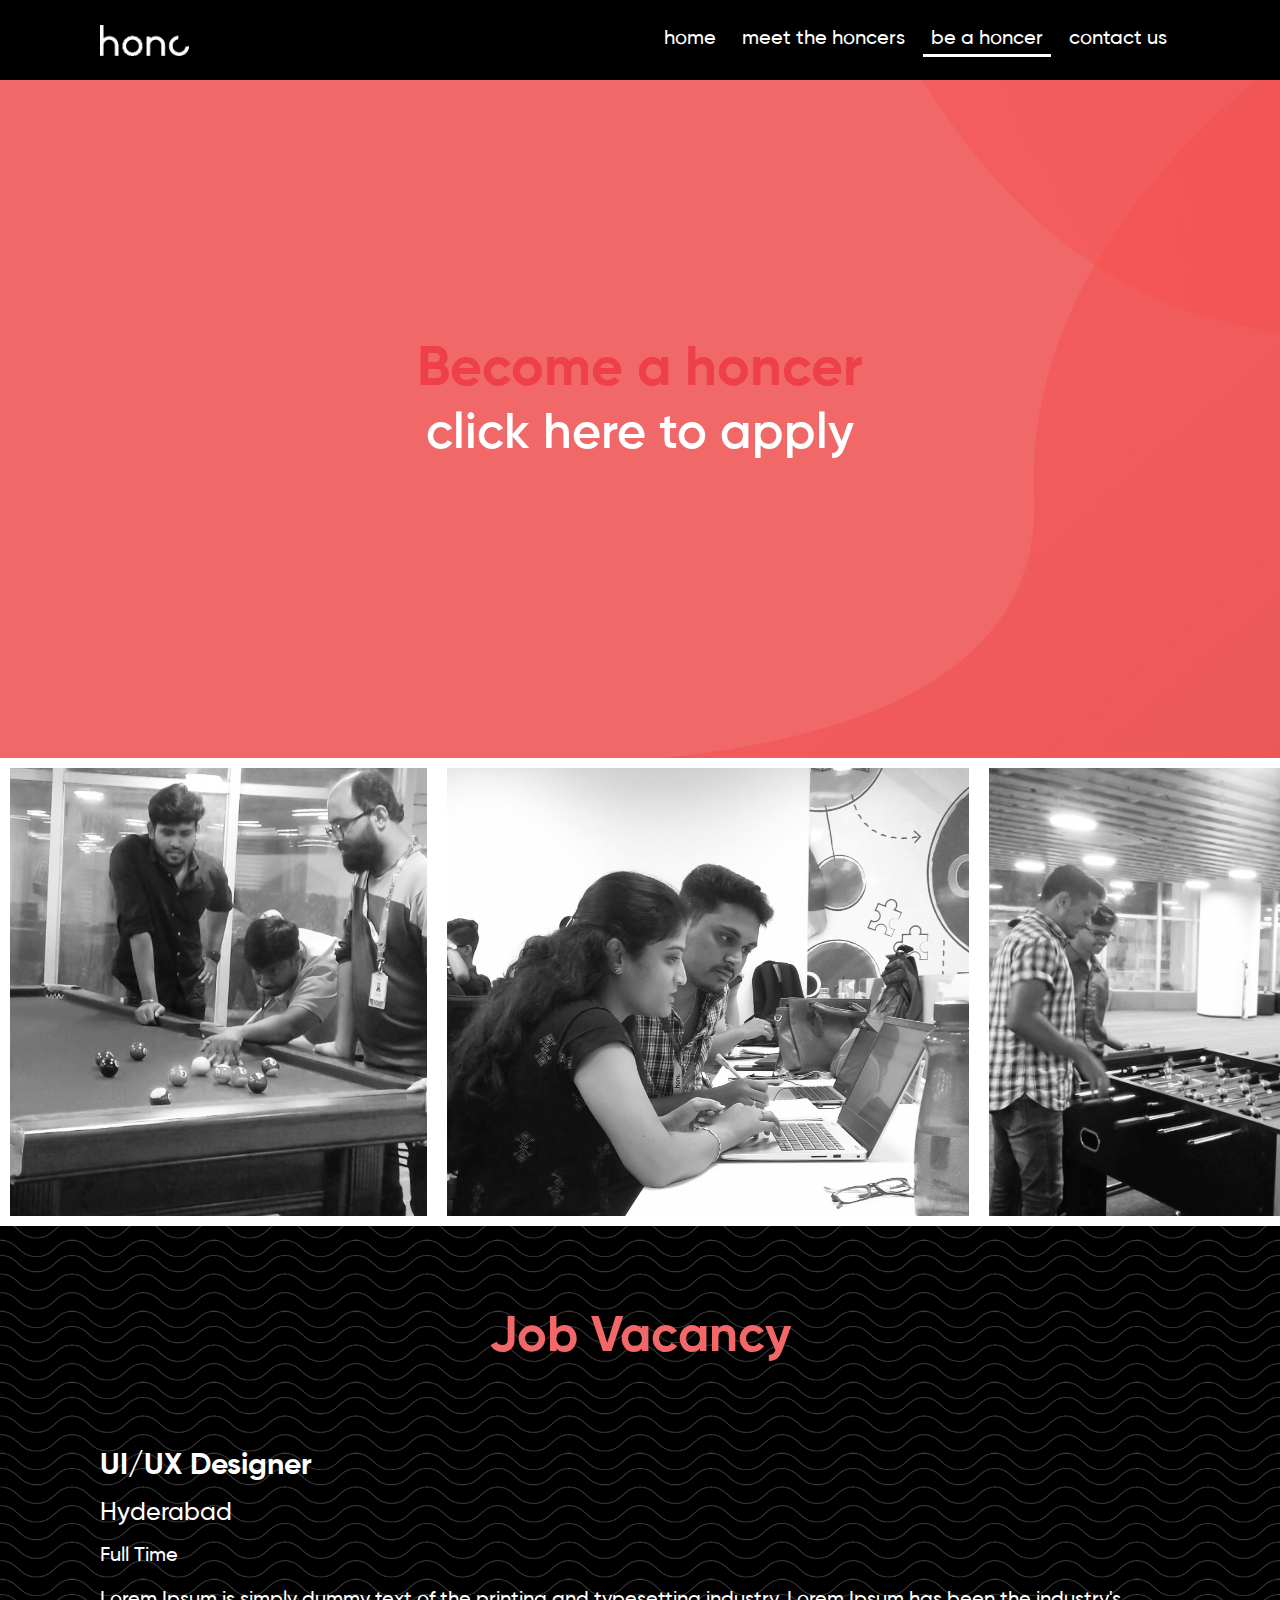
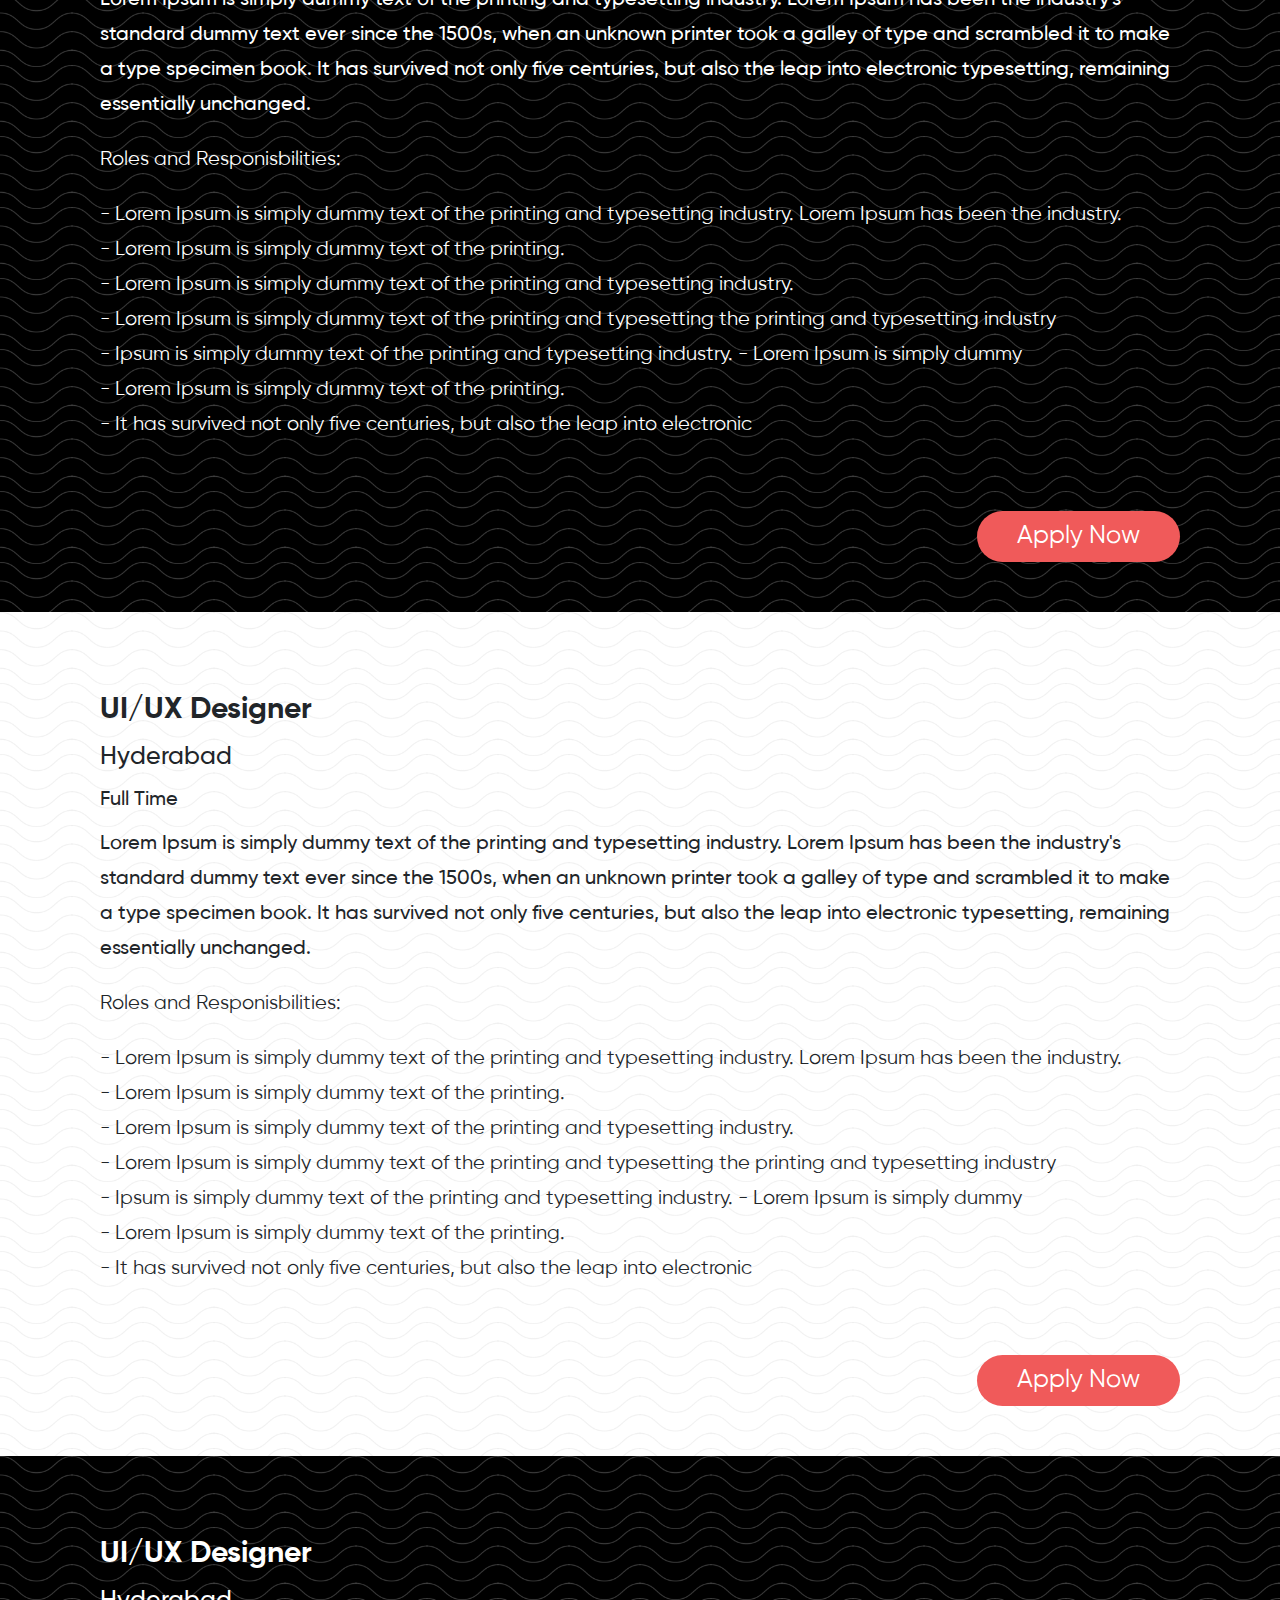
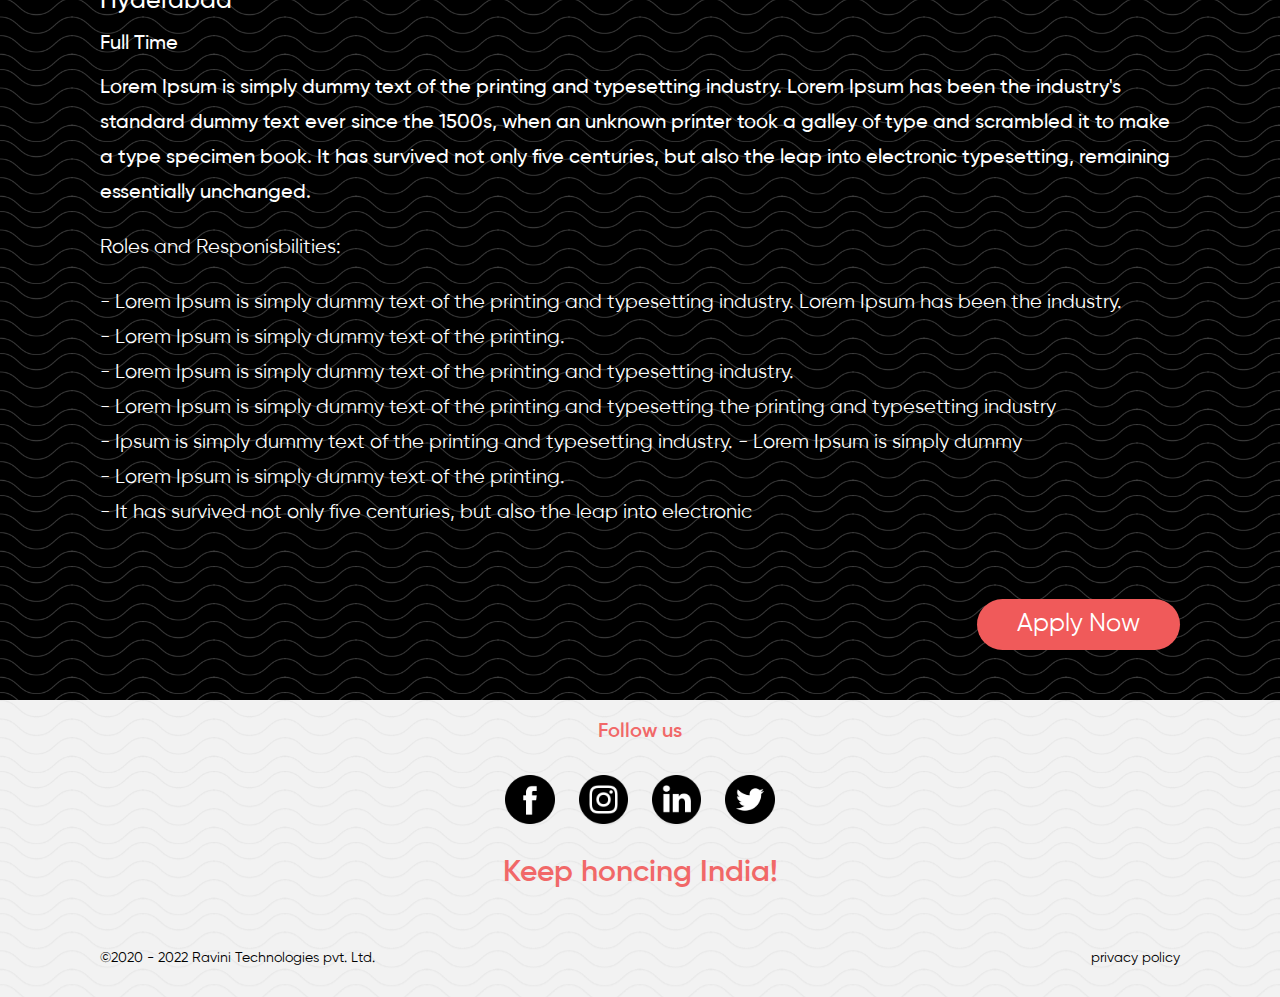
<file: beahoncer.html>
<!DOCTYPE html>
<html lang="en">

<head>
  <meta charset="UTF-8" />
  <meta http-equiv="X-UA-Compatible" content="IE=edge" />
  <meta name="viewport" content="width=device-width, initial-scale=1.0" />
  <title>honc - India’s reliable car owner community</title>
  <link rel="icon" href="./Images/SVG/Title logo.svg" type="image/x-icon" />
  <link rel="fonts" href="./font/" />
  <link rel="stylesheet" href="https://cdn.jsdelivr.net/npm/bootstrap@4.3.1/dist/css/bootstrap.min.css"
    integrity="sha384-ggOyR0iXCbMQv3Xipma34MD+dH/1fQ784/j6cY/iJTQUOhcWr7x9JvoRxT2MZw1T" crossorigin="anonymous" />
  <script src="https://ajax.googleapis.com/ajax/libs/jquery/2.1.1/jquery.min.js"></script>

  <link rel="stylesheet" href="./style.css" />
  <script src="./main.js"></script>
</head>

<body class="f-h">
  <!-- Navbar -->
  <nav class="navbar fixed-top navbar-expand-lg navbar-dark px-100">
    <a class="navbar-brand" href="#">
      <img src="./Images/SVG/honc_Logo.svg" alt="" />
    </a>
    <button class="navbar-toggler" type="button" data-toggle="collapse" data-target="#navbarSupportedContent"
      aria-controls="navbarSupportedContent" aria-expanded="false" aria-label="Toggle navigation">
      <span class="navbar-toggler-icon"></span>
    </button>

    <div class="collapse navbar-collapse" id="navbarSupportedContent">
      <div class="mr-auto"></div>
      <ul class="navbar-nav my-2 my-lg-0">
        <li class="nav-item Medium">
          <a class="nav-link" href="index.html">home</a>
        </li>
        <li class="nav-item Medium">
          <a class="nav-link" href="./meetthehoncers.html">meet the honcers</a>
        </li>
        <li class="nav-item Medium">
          <a class="nav-link active" href="beahoncer.html">be a honcer</a>
        </li>
        <li class="nav-item Medium">
          <a class="nav-link" href="contactus.html">contact us</a>
        </li>
      </ul>
    </div>
  </nav>
  <section class="banner" id="s1">
    <div class="apply">
      <h2 class="relax Bold">Become a honcer</h2>
      <h3 class="relax2 SemiBold">click here to apply</h3>
    </div>
  </section>
  <section class="be-a-honcer-section3 waves" id="s2">
    <div class="flex-width">
      <div>
        <img class="playing-img" src="./Images/p2.jpg" alt="">
      </div>
      <div>
        <img class="playing-img" src="./Images/p1.jpg" alt="">
      </div>
      <div>
        <img class="playing-img" src="./Images/p3.jpg" alt="">
      </div>
    </div>
    <div class="p-l-r-100">
      <h3 class="Vacancy line-h-62 Bold">Job Vacancy</h3>
      <h4 class="Bold m-t-80 clr-fff">UI/UX Designer</h4>
      <h5 class="Medium m-15 clr-fff">Hyderabad</h5>
      <h6 class="Medium m-15 clr-fff">Full Time</h6>
      <h6 class="Medium line-h-35 clr-fff">
        Lorem Ipsum is simply dummy text of the printing and typesetting
        industry. Lorem Ipsum has been the industry's standard dummy text ever
        since the 1500s, when an unknown printer took a galley of type and
        scrambled it to make a type specimen book. It has survived not only five
        centuries, but also the leap into electronic typesetting, remaining
        essentially unchanged.
      </h6>
      <h6 class="bold Roles-m clr-fff">Roles and Responisbilities:</h6>
      <h6 class="line-h-35 Regular clr-fff">
        - Lorem Ipsum is simply dummy text of the printing and typesetting
        industry. Lorem Ipsum has been the industry.<br />- Lorem Ipsum is
        simply dummy text of the printing.<br />- Lorem Ipsum is simply dummy
        text of the printing and typesetting industry.<br />- Lorem Ipsum is
        simply dummy text of the printing and typesetting the printing and
        typesetting industry<br />- Ipsum is simply dummy text of the printing
        and typesetting industry. - Lorem Ipsum is simply dummy<br />- Lorem
        Ipsum is simply dummy text of the printing.<br />- It has survived not
        only five centuries, but also the leap into electronic
      </h6>
      <a href="">
        <h5 class="t-cntr">
          <span class="button medium">Apply Now</span>
        </h5>
      </a>
    </div>
  </section>
  <section class="be-a-honcer-section2 waves" id="s3">
    <div class="p-l-r-100">
      </h3>
      <h4 class="Bold m-t-80">UI/UX Designer</h4>
      <h5 class="Medium m-15">Hyderabad</h5>
      <h6 class="Medium m-15">Full Time</h6>
      <h6 class="Medium line-h-35">
        Lorem Ipsum is simply dummy text of the printing and typesetting
        industry. Lorem Ipsum has been the industry's standard dummy text ever
        since the 1500s, when an unknown printer took a galley of type and
        scrambled it to make a type specimen book. It has survived not only five
        centuries, but also the leap into electronic typesetting, remaining
        essentially unchanged.
      </h6>
      <h6 class="bold Roles-m">Roles and Responisbilities:</h6>
      <h6 class="line-h-35 Regular">
        - Lorem Ipsum is simply dummy text of the printing and typesetting
        industry. Lorem Ipsum has been the industry.<br />- Lorem Ipsum is
        simply dummy text of the printing.<br />- Lorem Ipsum is simply dummy
        text of the printing and typesetting industry.<br />- Lorem Ipsum is
        simply dummy text of the printing and typesetting the printing and
        typesetting industry<br />- Ipsum is simply dummy text of the printing
        and typesetting industry. - Lorem Ipsum is simply dummy<br />- Lorem
        Ipsum is simply dummy text of the printing.<br />- It has survived not
        only five centuries, but also the leap into electronic
      </h6>
      <a href="">
        <h5 class="t-cntr">
          <span class="button medium">Apply Now</span>
        </h5>
      </a>
    </div>
  </section>
  <section class="be-a-honcer-section3 waves" id="s4">
    <div class="p-l-r-100">
      </h3>
      <h4 class="Bold m-t-80 clr-fff">UI/UX Designer</h4>
      <h5 class="Medium m-15 clr-fff">Hyderabad</h5>
      <h6 class="Medium m-15 clr-fff">Full Time</h6>
      <h6 class="Medium line-h-35 clr-fff">
        Lorem Ipsum is simply dummy text of the printing and typesetting
        industry. Lorem Ipsum has been the industry's standard dummy text ever
        since the 1500s, when an unknown printer took a galley of type and
        scrambled it to make a type specimen book. It has survived not only five
        centuries, but also the leap into electronic typesetting, remaining
        essentially unchanged.
      </h6>
      <h6 class="bold Roles-m clr-fff">Roles and Responisbilities:</h6>
      <h6 class="line-h-35 Regular clr-fff">
        - Lorem Ipsum is simply dummy text of the printing and typesetting
        industry. Lorem Ipsum has been the industry.<br />- Lorem Ipsum is
        simply dummy text of the printing.<br />- Lorem Ipsum is simply dummy
        text of the printing and typesetting industry.<br />- Lorem Ipsum is
        simply dummy text of the printing and typesetting the printing and
        typesetting industry<br />- Ipsum is simply dummy text of the printing
        and typesetting industry. - Lorem Ipsum is simply dummy<br />- Lorem
        Ipsum is simply dummy text of the printing.<br />- It has survived not
        only five centuries, but also the leap into electronic
      </h6>
      <a href="">
        <h5 class="t-cntr">
          <span class="button medium">Apply Now</span>
        </h5>
      </a>
    </div>
  </section>
  <footer class="waves  footer-clr">
    <div class="footerflex2">
      <div>
        <h6 class="name SemiBold line-h-25">Follow us</h6>
      </div>
      <div class="logos">
        <a href="https://www.facebook.com/letshonc/">
          <img class="imgmargin" src="./Images/SVG/facebook.svg" alt="facebook" />
        </a>
        <a href="https://instagram.com/letshonc?igshid=YmMyMTA2M2Y=">
          <img class="imgmargin" src="./Images/SVG/instagram.svg" alt="instagram" />
        </a>
        <a href="https://www.linkedin.com/company/honc">
          <img class="imgmargin" src="./Images/SVG/linkedin.svg" alt="linkdin" />
        </a>
        <a href="https://instagram.com/letshonc?igshid=YmMyMTA2M2Y=">
          <img class="imgmargin" src="./Images/SVG/twitter.svg" alt="instagram" />
        </a>
      </div>
    </div>
    <h4 class="honcing SemiBold line-h-38">Keep honcing India!</h4>
    <div class="copy-flex p-l-r-100">
      <h6 class="copy">&copy;2020 - 2022 Ravini Technologies pvt. Ltd.</h6>
      <a href="">
        <h6 class="copy">privacy policy</h6>
      </a>
    </div>
    </div>
  </footer>

  <script></script>
  <!-- boostrap link added -->
  <script src="https://code.jquery.com/jquery-3.3.1.slim.min.js"
    integrity="sha384-q8i/X+965DzO0rT7abK41JStQIAqVgRVzpbzo5smXKp4YfRvH+8abtTE1Pi6jizo"
    crossorigin="anonymous"></script>
  <script src="https://cdn.jsdelivr.net/npm/popper.js@1.14.7/dist/umd/popper.min.js"
    integrity="sha384-UO2eT0CpHqdSJQ6hJty5KVphtPhzWj9WO1clHTMGa3JDZwrnQq4sF86dIHNDz0W1"
    crossorigin="anonymous"></script>
  <script src="https://cdn.jsdelivr.net/npm/bootstrap@4.3.1/dist/js/bootstrap.min.js"
    integrity="sha384-JjSmVgyd0p3pXB1rRibZUAYoIIy6OrQ6VrjIEaFf/nJGzIxFDsf4x0xIM+B07jRM"
    crossorigin="anonymous"></script>
</body>

</html>

<!-- 
<section class="application">
  <div class="mx-100">
  <div class="search-parent">
  <form>
    <input class="search" type="search" />
    <img class="search-icon" width="25px" src="./Images/SVG/search-img.svg" alt="">
  </form>
</div> -->
</file>
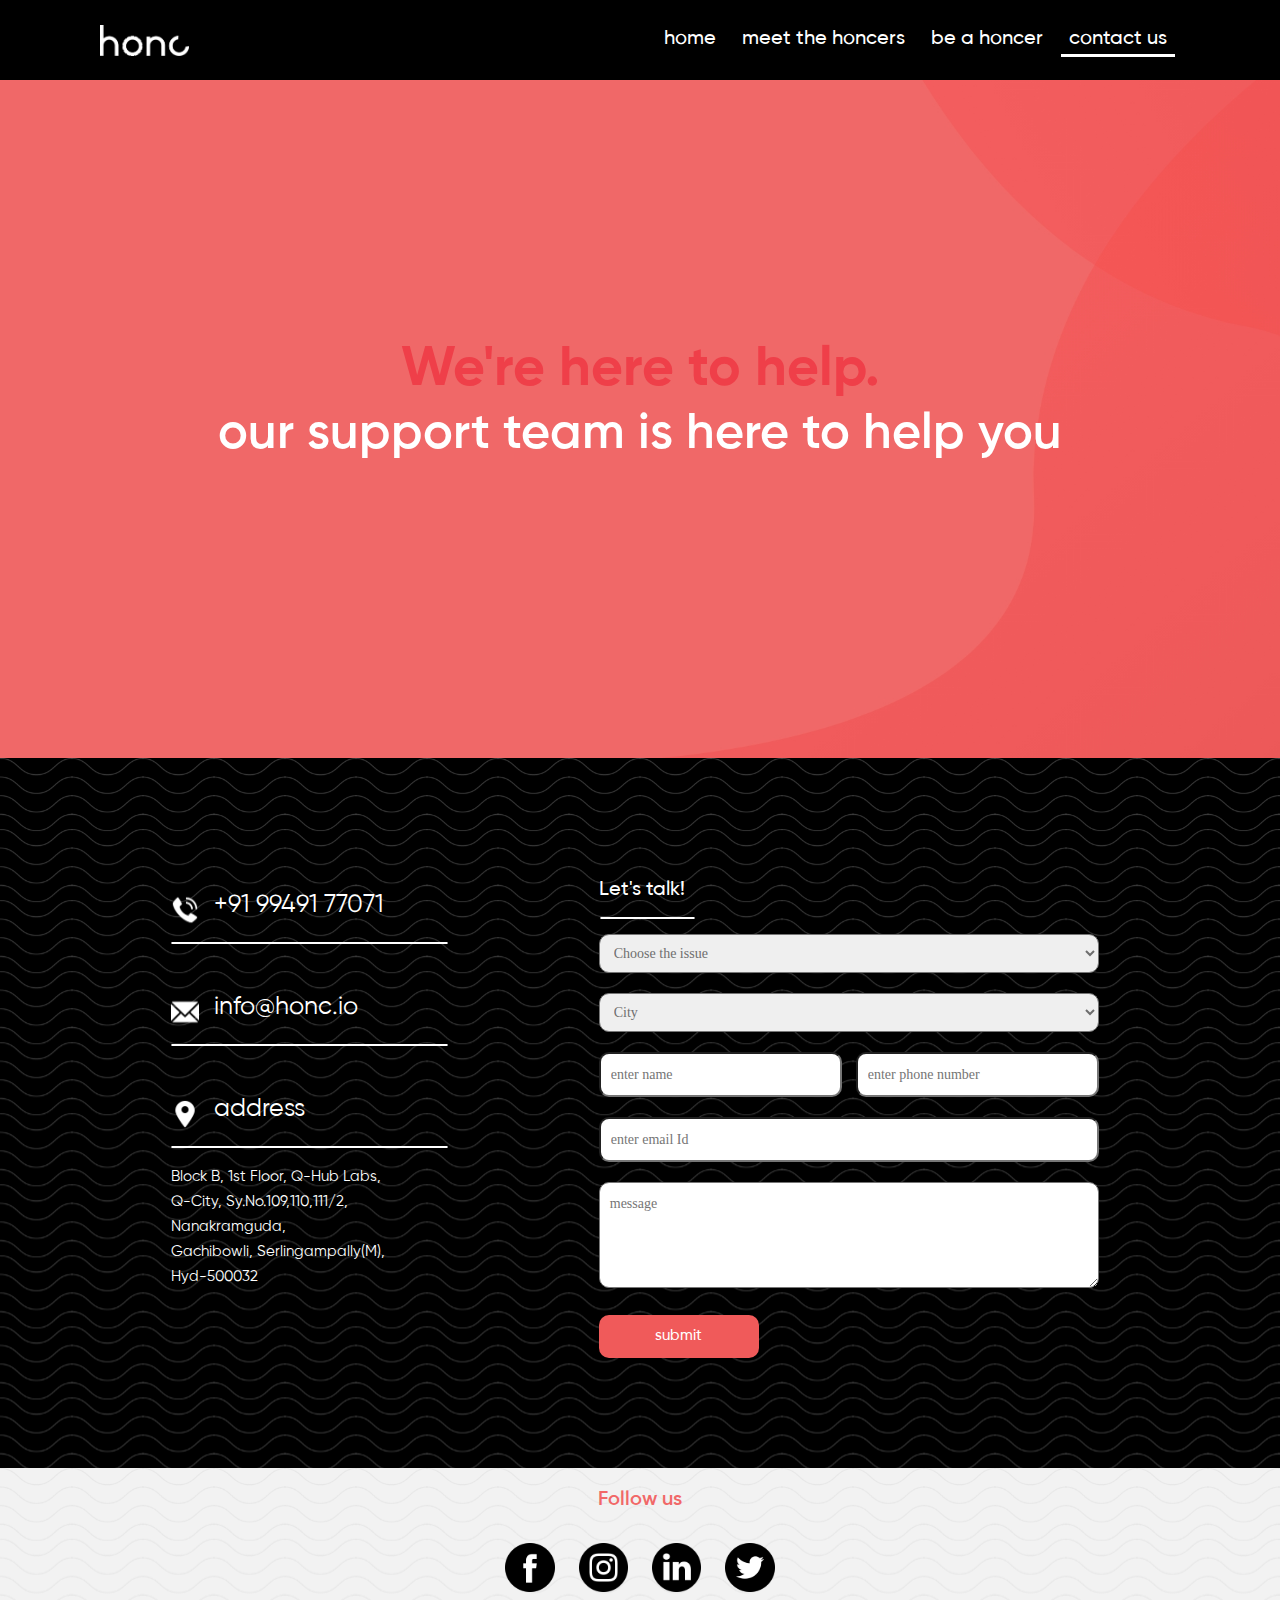
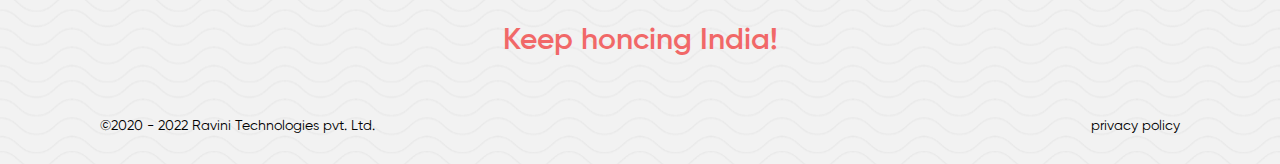
<file: contactus.html>
<!DOCTYPE html>
<html lang="en">

<head>
  <meta charset="UTF-8" />
  <meta http-equiv="X-UA-Compatible" content="IE=edge" />
  <meta name="viewport" content="width=device-width, initial-scale=1.0" />
  <title>honc - India’s reliable car owner community</title>
  <link rel="icon" href="./Images/SVG/Title logo.svg" type="image/x-icon" />
  <link rel="fonts" href="./font/" />
  <link rel="stylesheet" href="https://cdn.jsdelivr.net/npm/bootstrap@4.3.1/dist/css/bootstrap.min.css"
    integrity="sha384-ggOyR0iXCbMQv3Xipma34MD+dH/1fQ784/j6cY/iJTQUOhcWr7x9JvoRxT2MZw1T" crossorigin="anonymous" />
  <script src="https://ajax.googleapis.com/ajax/libs/jquery/2.1.1/jquery.min.js"></script>

  <link rel="stylesheet" href="./style.css" />
  <script src="./main.js"></script>
</head>

<body class="f-h">
  <!-- Navbar -->
  <nav class="navbar fixed-top navbar-expand-lg navbar-dark px-100">
    <a class="navbar-brand" href="#">
      <img src="./Images/SVG/honc_Logo.svg" alt="" />
    </a>
    <button class="navbar-toggler" type="button" data-toggle="collapse" data-target="#navbarSupportedContent"
      aria-controls="navbarSupportedContent" aria-expanded="false" aria-label="Toggle navigation">
      <span class="navbar-toggler-icon"></span>
    </button>

    <div class="collapse navbar-collapse" id="navbarSupportedContent">
      <div class="mr-auto"></div>
      <ul class="navbar-nav my-2 my-lg-0">
        <li class="nav-item Medium">
          <a class="nav-link" href="index.html">home</a>
        </li>
        <li class="nav-item Medium">
          <a class="nav-link" href="./meetthehoncers.html">meet the honcers</a>
        </li>
        <li class="nav-item Medium">
          <a class="nav-link" href="beahoncer.html">be a honcer</a>
        </li>
        <li class="nav-item Medium">
          <a class="nav-link active" href="contactus.html">contact us</a>
        </li>
      </ul>
    </div>
  </nav>
  <section class="banner" id="s1">
    <div class="apply">
      <h2 class="relax Bold">We're here to help.</h2>
      <h3 class="relax2 SemiBold">our support team is here to help you</h3>
    </div>
  </section>
  <section class="bg-black waves">
    <div class="details p-l-r-100  p-l-r-20">
      <div class=" clr-white">
        <div class="flex-padding">
          <img class="m-r-15 img-w-28" src="./Images/SVG/telephone-call.svg" alt="" />
          <h5 class="semiBold">+91 99491 77071</h5>
        </div>
        <hr class="hr1">

        <div class="flex-padding">
          <img class="m-r-15 img-w-28" src="./Images/SVG/email (1).svg" alt="" />
          <h5 class="semiBold">info@honc.io</h5>
        </div>
        <hr class="hr1">

        <div class="flex-padding">
          <img class="m-r-15 img-w-28" src="./Images/SVG/location.svg" alt="" />
          <h5 class="semiBold">address</h5>
        </div>
        <hr class="hr1">

        <p class=" line-h-25">
          Block B, 1st Floor, Q-Hub Labs,<br />Q-City, Sy.No.109,110,111/2,
          <br />Nanakramguda,<br />Gachibowli, Serlingampally(M),<br />Hyd-500032
        </p>
      </div>
      <div class="padding-t">
        <h6 class="Medium clr-white p-t-20">Let's talk!</h6>
        <hr class="hr2">
        <select class="border-r dropdown-width" name="" id="">
          <option value="0">Choose the issue</option>
          <option value="1">Complaint</option>
          <option value="2">I need a demo</option>
          <option value="3"> Need a call back</option>
          <option value="4">General enquiry</option>
          <option value="5">Careers: Apply for a Job</option>
        </select>
        <br>
        <select class="border-r dropdown-width" name="" id="">
          <option value="0">City</option>
          <option value="1">Hyderabad</option>
          <option value="2">Bengaluru</option>
          <option value="3">Gurugram</option>
        </select>
        <br>
        <input placeholder="enter name" class="border-r dropdown-2" type="text">
        <input placeholder="enter phone number" class="border-r dropdown-2" type="text">
        <br>
        <input placeholder="enter email Id" class="border-r dropdown-width" type="text">
        <br>
        <textarea class="border-r dropdown-width" name="" id="" cols="30" rows="4" placeholder="message"></textarea>
       <div>
        <a href="">
          <P class="Medium submit-btn">submit</P>
        </a>
       </div>
      </div>
    </div>
  </section>
  <footer class="waves footer-clr">
    <div class="footerflex2">
      <div>
        <h6 class="name SemiBold line-h-25">Follow us</h6>
      </div>
      <div class="logos">
        <a href="https://www.facebook.com/letshonc/">
          <img class="imgmargin" src="./Images/SVG/facebook.svg" alt="facebook" />
        </a>
        <a href="https://instagram.com/letshonc?igshid=YmMyMTA2M2Y=">
          <img class="imgmargin" src="./Images/SVG/instagram.svg" alt="instagram" />
        </a>
        <a href="https://www.linkedin.com/company/honc">
          <img class="imgmargin" src="./Images/SVG/linkedin.svg" alt="linkdin" />
        </a>
        <a href="https://instagram.com/letshonc?igshid=YmMyMTA2M2Y=">
          <img class="imgmargin" src="./Images/SVG/twitter.svg" alt="instagram" />
        </a>
      </div>
    </div>
    <h4 class="honcing SemiBold line-h-38">Keep honcing India!</h4>
    <div class="copy-flex p-l-r-100">
      <h6 class="copy">&copy;2020 - 2022 Ravini Technologies pvt. Ltd.</h6>
      <a href="">
        <h6 class="copy">privacy policy</h6>
      </a>
    </div>
    </div>
  </footer>

  <!-- boostrap link added -->

  <script src="https://code.jquery.com/jquery-3.3.1.slim.min.js"
    integrity="sha384-q8i/X+965DzO0rT7abK41JStQIAqVgRVzpbzo5smXKp4YfRvH+8abtTE1Pi6jizo"
    crossorigin="anonymous"></script>
  <script src="https://cdn.jsdelivr.net/npm/popper.js@1.14.7/dist/umd/popper.min.js"
    integrity="sha384-UO2eT0CpHqdSJQ6hJty5KVphtPhzWj9WO1clHTMGa3JDZwrnQq4sF86dIHNDz0W1"
    crossorigin="anonymous"></script>
  <script src="https://cdn.jsdelivr.net/npm/bootstrap@4.3.1/dist/js/bootstrap.min.js"
    integrity="sha384-JjSmVgyd0p3pXB1rRibZUAYoIIy6OrQ6VrjIEaFf/nJGzIxFDsf4x0xIM+B07jRM"
    crossorigin="anonymous"></script>
</body>

</html>
</file>
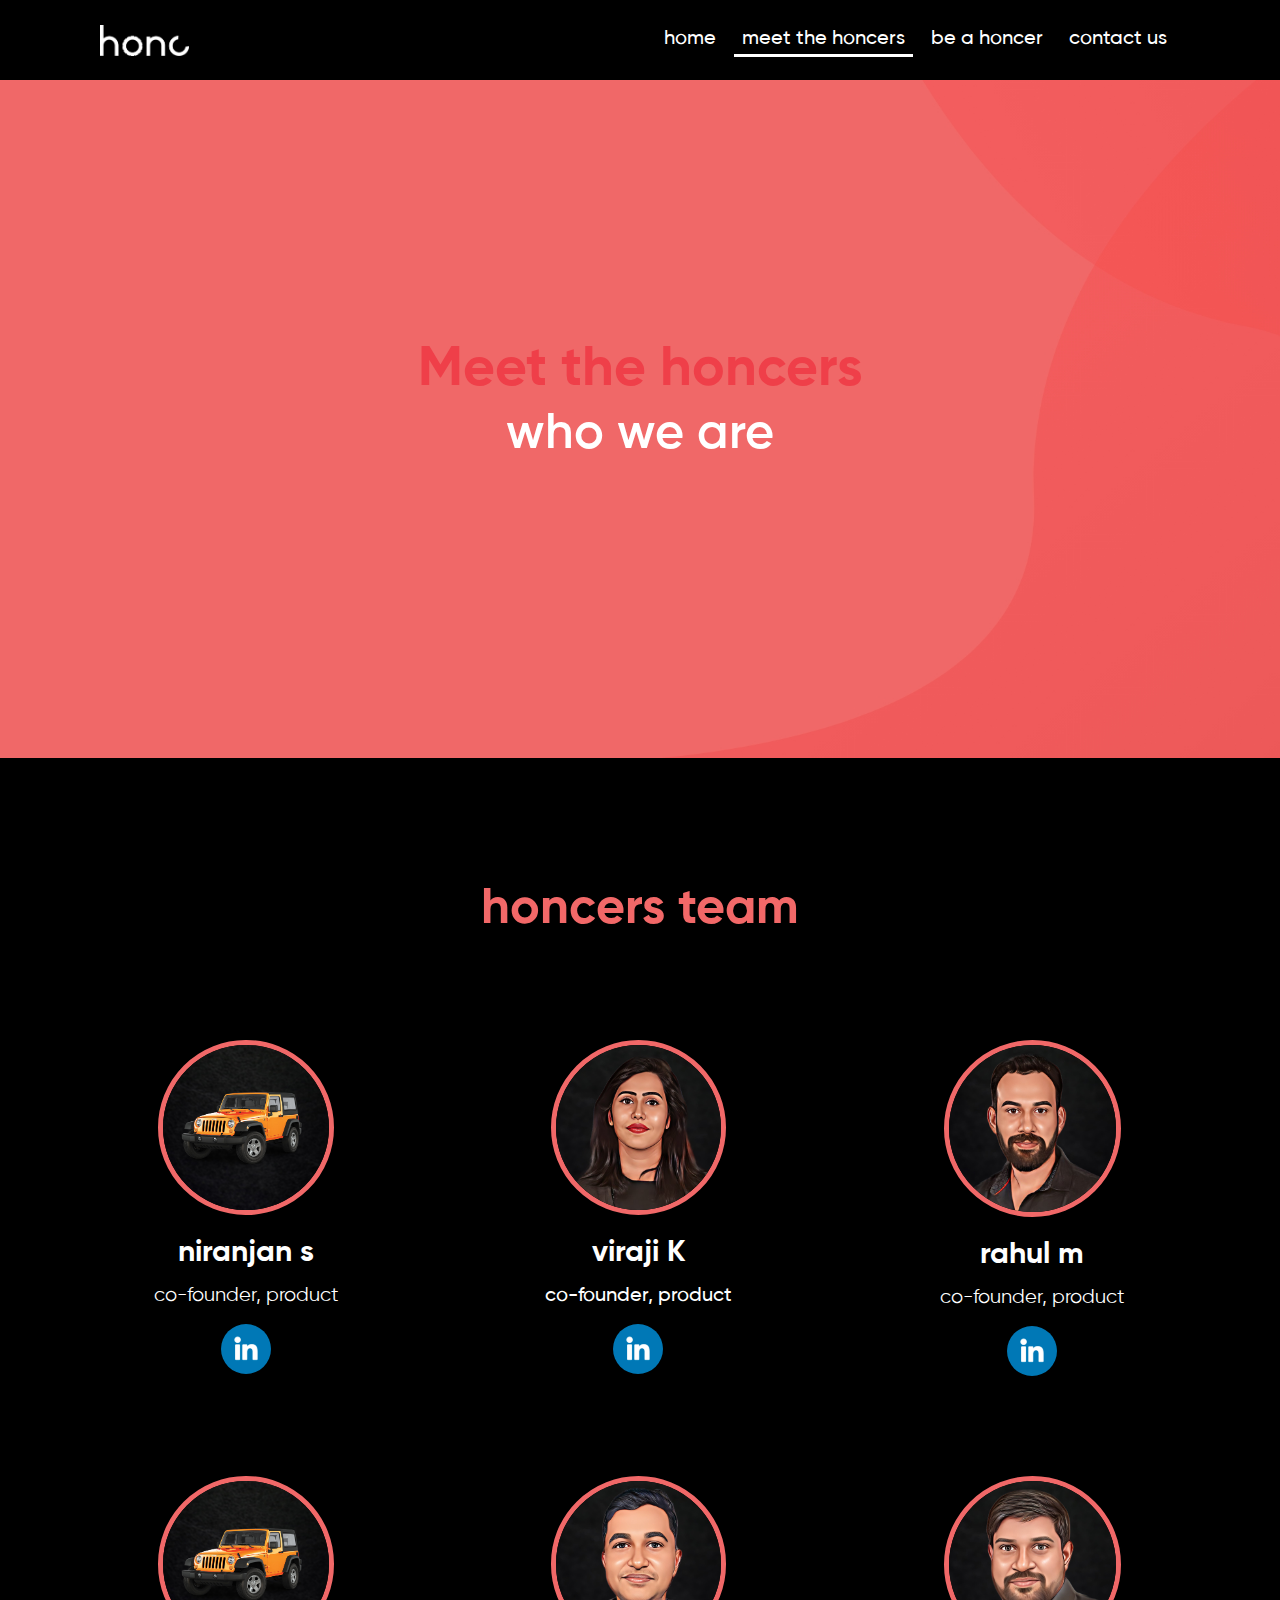
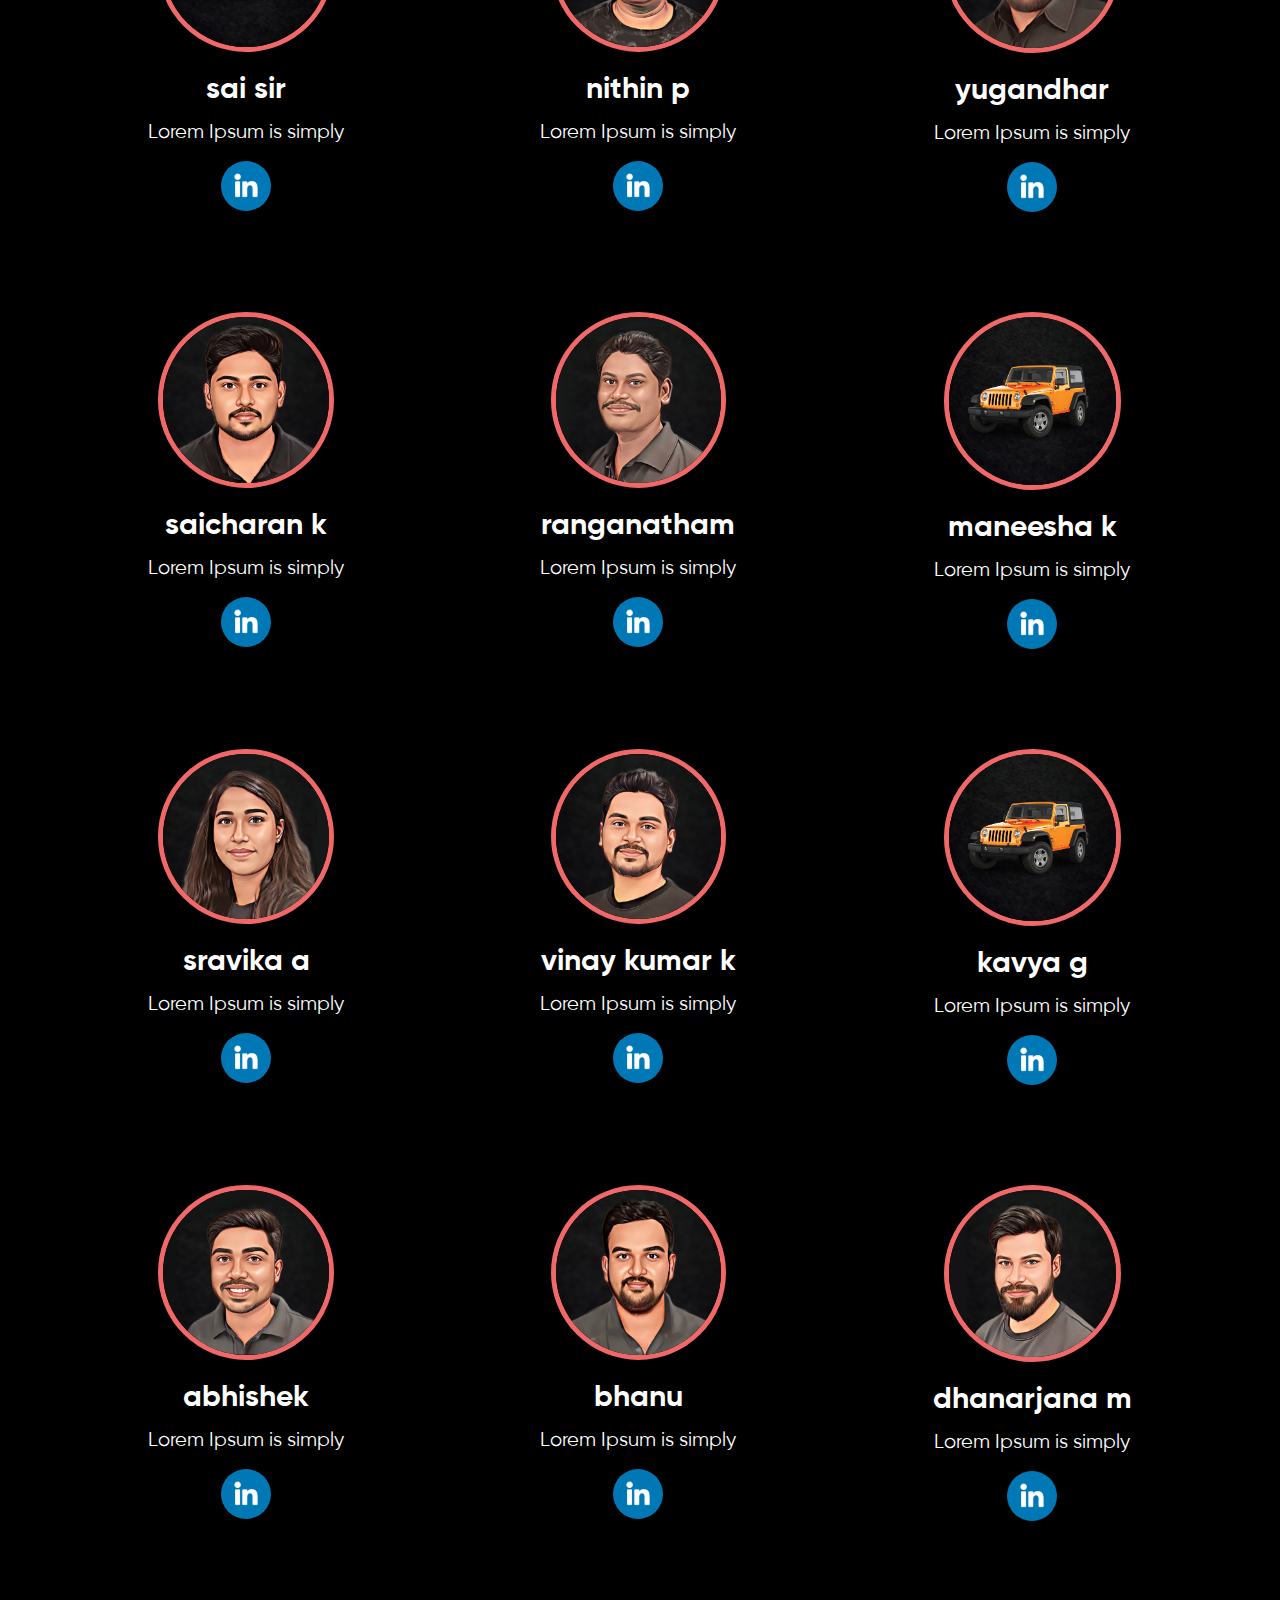
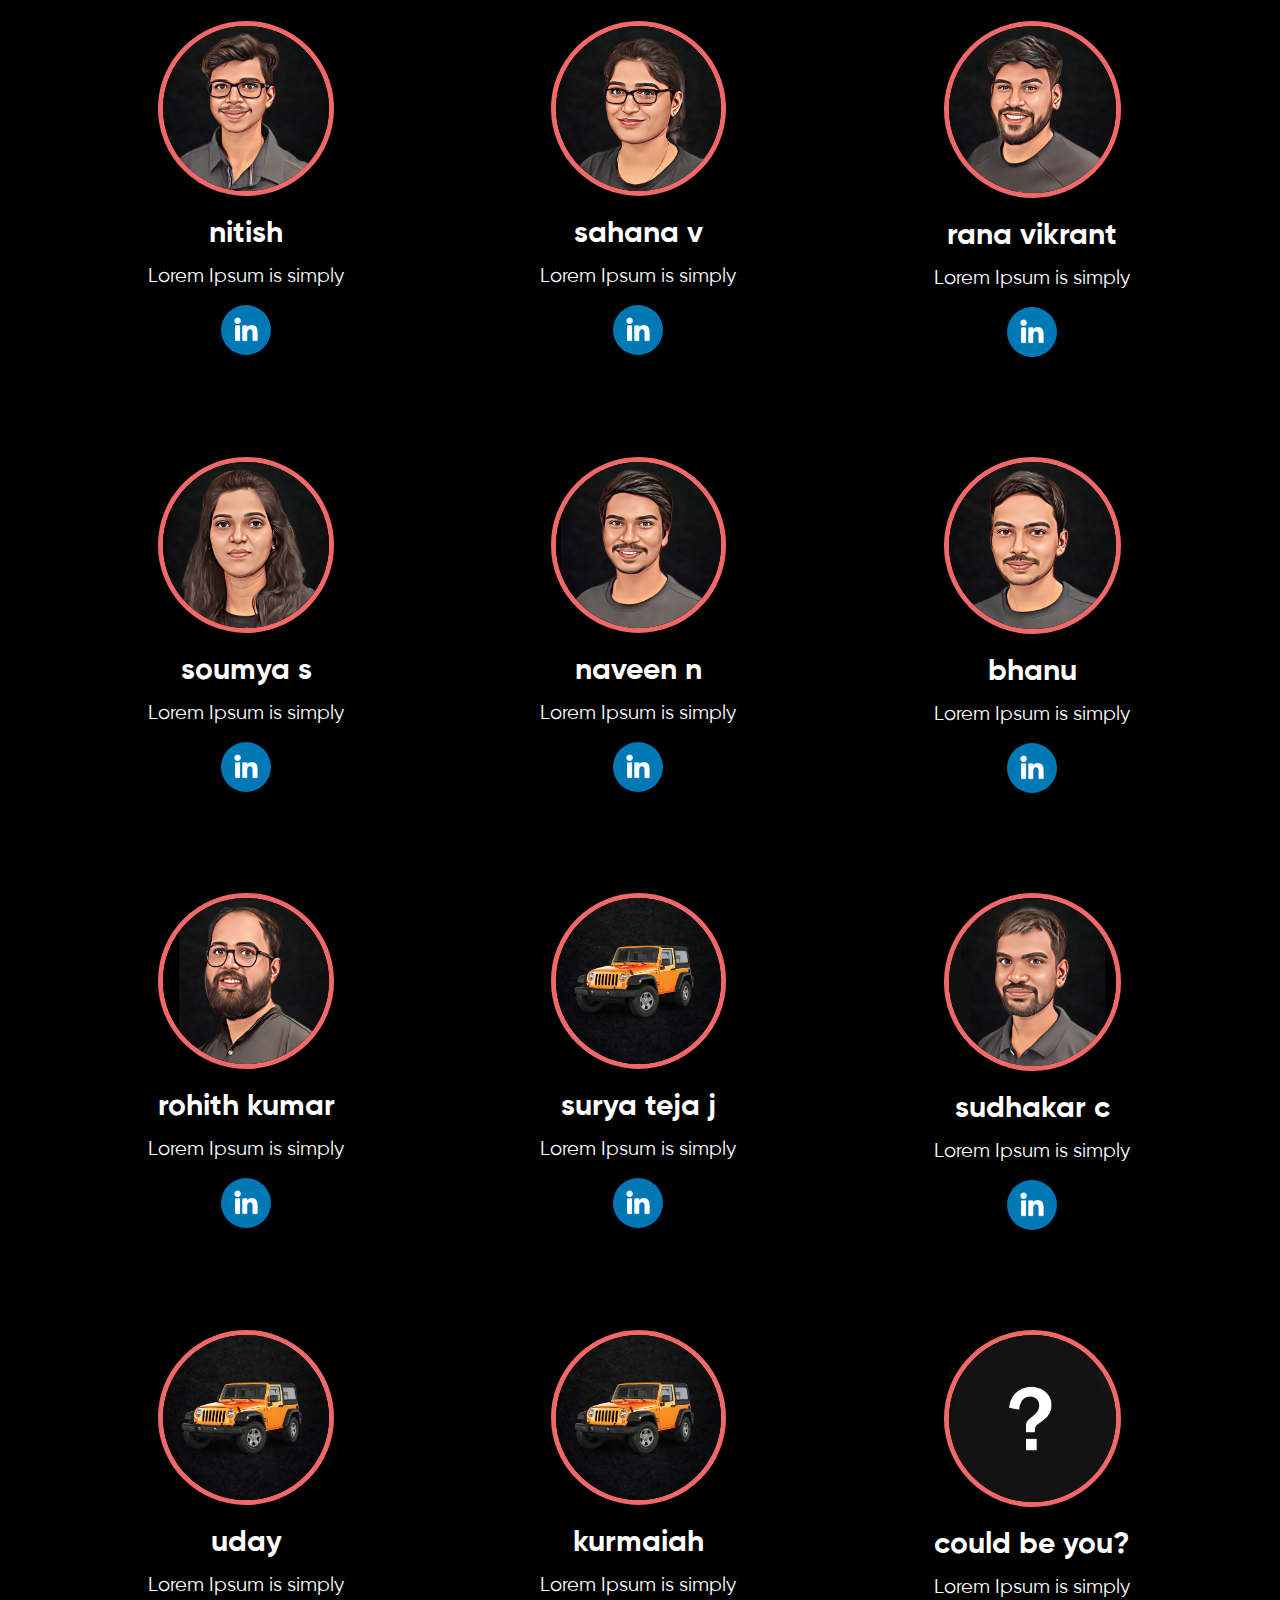
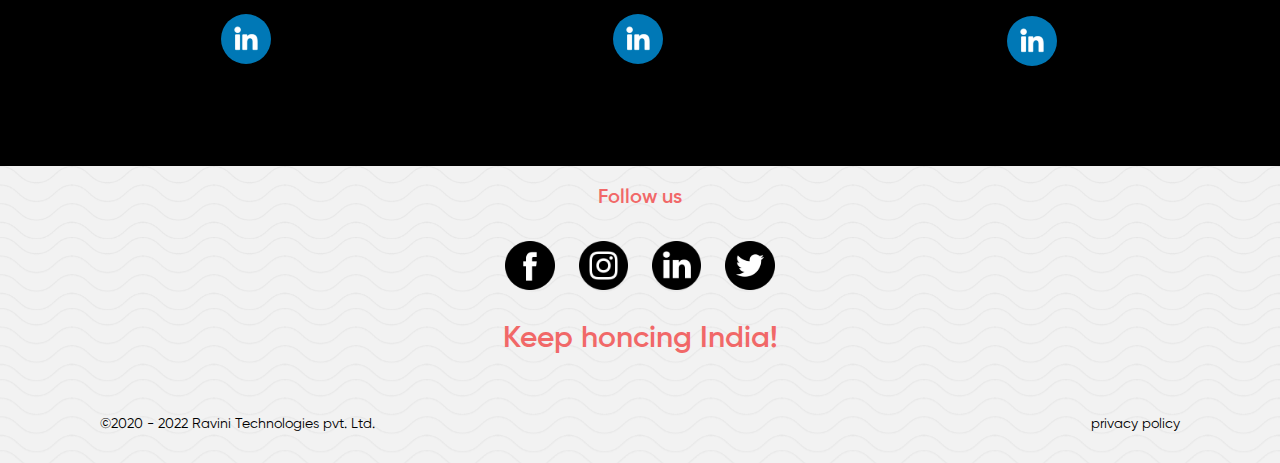
<file: meetthehoncers.html>
<!DOCTYPE html>
<html lang="en">

<head>
  <meta charset="UTF-8" />
  <meta http-equiv="X-UA-Compatible" content="IE=edge" />
  <meta name="viewport" content="width=device-width, initial-scale=1.0" />
  <title>honc - India’s reliable car owner community</title>
  <link rel="icon" href="./Images/SVG/Title logo.svg" type="image/x-icon" />
  <link rel="fonts" href="./font/" />
  <link rel="stylesheet" href="https://cdn.jsdelivr.net/npm/bootstrap@4.3.1/dist/css/bootstrap.min.css"
    integrity="sha384-ggOyR0iXCbMQv3Xipma34MD+dH/1fQ784/j6cY/iJTQUOhcWr7x9JvoRxT2MZw1T" crossorigin="anonymous" />
  <script src="https://ajax.googleapis.com/ajax/libs/jquery/2.1.1/jquery.min.js"></script>

  <link rel="stylesheet" href="./style.css" />
  <script src="./main.js"></script>
</head>

<body class="f-h">
  <!-- Navbar -->
  <nav class="navbar fixed-top navbar-expand-lg navbar-dark px-100">
    <a class="navbar-brand" href="#">
      <img src="./Images/SVG/honc_Logo.svg" alt="" />
    </a>
    <button class="navbar-toggler" type="button" data-toggle="collapse" data-target="#navbarSupportedContent"
      aria-controls="navbarSupportedContent" aria-expanded="false" aria-label="Toggle navigation">
      <span class="navbar-toggler-icon"></span>
    </button>

    <div class="collapse navbar-collapse" id="navbarSupportedContent">
      <div class="mr-auto"></div>
      <ul class="navbar-nav my-2 my-lg-0">
        <li class="nav-item Medium">
          <a class="nav-link" href="index.html">home</a>
        </li>
        <li class="nav-item Medium">
          <a class="nav-link active" href="./meetthehoncers.html">meet the honcers</a>
        </li>
        <li class="nav-item Medium">
          <a class="nav-link" href="beahoncer.html">be a honcer</a>
        </li>
        <li class="nav-item Medium">
          <a class="nav-link" href="contactus.html">contact us</a>
        </li>
      </ul>
    </div>
  </nav>
  <section class="banner" id="s1">
    <div class="apply">
      <h2 class="relax Bold">Meet the honcers</h2>
      <h3 class="relax2 SemiBold">who we are</h3>
    </div>
  </section>
  <section id="se2">
    <div class="co-founder">
      <h3 class="Keeping Bold">honcers team</h3>


      <div class="grid p-l-r-100">
        <div class="img-m">
          <img class="image-w" src="./Images/meet-the-honcers/1.jpg" alt="" />
          <h4 class="names Bold">niranjan s</h6>
            <h6 class="footerparagraph">
              co-founder, product </h6>
            <a href="https://honc.io/">
              <img class="linkdin-p" src="./Images/SVG/linkedinn.svg" alt="" />
            </a>
        </div>
        <div class="img-m">
          <img class="image-w" src="./Images/meet-the-honcers/ma'am.jpg" alt="" />
          <h4 class="names Bold">
            viraji K</h4>
          <h6 class="footerparagraph Medium">
            co-founder, product </h6>
          <a href="https://www.linkedin.com/in/virajikondapally">
            <img class="linkdin-p" src="./Images/SVG/linkedinn.svg" alt="" />
          </a>
        </div>
        <div class="img-m">
          <img class="image-w" src="./Images/meet-the-honcers/rahul sirr.jpg" alt="" />
          <h4 class="names Bold">rahul m</h6>
            <h6 class="footerparagraph">
              co-founder, product </h6>
            <a href="https://honc.io/">
              <img class="linkdin-p" src="./Images/SVG/linkedinn.svg" alt="" />
            </a>
        </div>
        <div class="img-m">
          <img class="image-w" src="./Images/meet-the-honcers/1.jpg" alt="" />
          <h4 class="names Bold">sai sir</h6>
            <h6 class="footerparagraph">
              Lorem Ipsum is simply
            </h6>
            <a href="https://honc.io/">
              <img class="linkdin-p" src="./Images/SVG/linkedinn.svg" alt="" />
            </a>
        </div>
        <div class="img-m">
          <img class="image-w" src="./Images/meet-the-honcers/nithinsir.jpg" alt="" />
          <h4 class="names Bold">nithin p</h1>
            <h6 class="footerparagraph">
              Lorem Ipsum is simply
            </h6>
            <a href="https://honc.io/">
              <img class="linkdin-p" src="./Images/SVG/linkedinn.svg" alt="" />
            </a>
        </div>
        <div class="img-m">
          <img class="image-w" src="./Images/meet-the-honcers/yugandhar.jpg" alt="" />
          <h4 class="names Bold">yugandhar</h6>
            <h6 class="footerparagraph">
              Lorem Ipsum is simply
            </h6>
            <a href="https://honc.io/">
              <img class="linkdin-p" src="./Images/SVG/linkedinn.svg" alt="" />
            </a>
        </div>
        <div class="img-m">
          <img class="image-w" src="./Images/meet-the-honcers/Saicharan.jpg " alt="" />
          <h4 class="names Bold">
            saicharan k
            </h6>
            <h6 class="footerparagraph">
              Lorem Ipsum is simply
            </h6>
            <a href="https://honc.io/">
              <img class="linkdin-p" src="./Images/SVG/linkedinn.svg" alt="" />
            </a>
        </div>
        <div class="img-m">
          <img class="image-w" src="./Images/meet-the-honcers/ranganatham.jpg" alt="" />
          <h4 class="names Bold">ranganatham</h6>
            <h6 class="footerparagraph">
              Lorem Ipsum is simply
            </h6>
            <a href="https://honc.io/">
              <img class="linkdin-p" src="./Images/SVG/linkedinn.svg" alt="" />
            </a>
        </div>
        <div class="img-m">
          <img class="image-w" src="./Images/meet-the-honcers/1.jpg" alt="" />
          <h4 class="names Bold">maneesha k
            </h6>
            <h6 class="footerparagraph">
              Lorem Ipsum is simply
            </h6>
            <a href="https://honc.io/">
              <img class="linkdin-p" src="./Images/SVG/linkedinn.svg" alt="" />
            </a>
        </div>
        <div class="img-m">
          <img class="image-w" src="./Images/meet-the-honcers/sravika.jpg" alt="" />
          <h4 class="names Bold">
            sravika a
            </h6>
            <h6 class="footerparagraph">
              Lorem Ipsum is simply
            </h6>
            <a href="https://honc.io/">
              <img class="linkdin-p" src="./Images/SVG/linkedinn.svg" alt="" />
            </a>
        </div>
        <div class="img-m">
          <img class="image-w" src="./Images/meet-the-honcers/vinay.jpg" alt="" />
          <h4 class="names Bold">vinay kumar k</h6>
            <h6 class="footerparagraph">
              Lorem Ipsum is simply
            </h6>
            <a href="https://honc.io/">
              <img class="linkdin-p" src="./Images/SVG/linkedinn.svg" alt="" />
            </a>
        </div>
        <div class="img-m">
          <img class="image-w" src="./Images/meet-the-honcers/1.jpg" alt="" />
          <h4 class="names Bold">kavya g</h6>
            <h6 class="footerparagraph">
              Lorem Ipsum is simply
            </h6>
            <a href="https://honc.io/">
              <img class="linkdin-p" src="./Images/SVG/linkedinn.svg" alt="" />
            </a>
        </div>
        <div class="img-m">
          <img class="image-w" src="./Images/meet-the-honcers/abhi.jpg" alt="" />
          <h4 class="names Bold">
            abhishek</h6>
            <h6 class="footerparagraph">
              Lorem Ipsum is simply
            </h6>
            <a href="https://honc.io/">
              <img class="linkdin-p" src="./Images/SVG/linkedinn.svg" alt="" />
            </a>
        </div>
        <div class="img-m">
          <img class="image-w" src="./Images/meet-the-honcers/bhanu devv.jpg" alt="" />
          <h4 class="names Bold">bhanu </h6>
            <h6 class="footerparagraph">
              Lorem Ipsum is simply
            </h6>
            <a href="https://honc.io/">
              <img class="linkdin-p" src="./Images/SVG/linkedinn.svg" alt="" />
            </a>
        </div>
        <div class="img-m">
          <img class="image-w" src="./Images/meet-the-honcers/arjun.jpg" alt="" />
          <h4 class="names Bold">dhanarjana m
            </h6>
            <h6 class="footerparagraph">
              Lorem Ipsum is simply
            </h6>
            <a href="https://honc.io/">
              <img class="linkdin-p" src="./Images/SVG/linkedinn.svg" alt="" />
            </a>
        </div>
        <div class="img-m">
          <img class="image-w" src="./Images/meet-the-honcers/nithish.jpg" alt="" />
          <h4 class="names Bold">
            nitish</h6>
            <h6 class="footerparagraph">
              Lorem Ipsum is simply
            </h6>
            <a href="https://honc.io/">
              <img class="linkdin-p" src="./Images/SVG/linkedinn.svg" alt="" />
            </a>
        </div>
        <div class="img-m">
          <img class="image-w" src="./Images/meet-the-honcers/sahana.jpg" alt="" />
          <h4 class="names Bold">sahana v
            </h6>
            <h6 class="footerparagraph">
              Lorem Ipsum is simply
            </h6>
            <a href="https://honc.io/">
              <img class="linkdin-p" src="./Images/SVG/linkedinn.svg" alt="" />
            </a>
        </div>
        <div class="img-m">
          <img class="image-w" src="./Images/meet-the-honcers/rana.jpg" alt="" />
          <h4 class="names Bold">rana vikrant
            </h6>
            <h6 class="footerparagraph">
              Lorem Ipsum is simply
            </h6>
            <a href="https://honc.io/">
              <img class="linkdin-p" src="./Images/SVG/linkedinn.svg" alt="" />
            </a>
        </div>
        <div class="img-m">
          <img class="image-w" src="./Images/meet-the-honcers/sowmya.jpg" alt="" />
          <h4 class="names Bold">
            soumya s</h6>
            <h6 class="footerparagraph">
              Lorem Ipsum is simply
            </h6>
            <a href="https://honc.io/">
              <img class="linkdin-p" src="./Images/SVG/linkedinn.svg" alt="" />
            </a>
        </div>
        <div class="img-m">
          <img class="image-w" src="./Images/meet-the-honcers/naveen.jpg" alt="" />
          <h4 class="names Bold">naveen n
            </h6>
            <h6 class="footerparagraph">
              Lorem Ipsum is simply
            </h6>
            <a href="https://honc.io/">
              <img class="linkdin-p" src="./Images/SVG/linkedinn.svg" alt="" />
            </a>
        </div>
        <div class="img-m">
          <img class="image-w" src="./Images/meet-the-honcers/bhanu.jpg" alt="" />
          <h4 class="names Bold">bhanu
            </h6>
            <h6 class="footerparagraph">
              Lorem Ipsum is simply
            </h6>
            <a href="https://honc.io/">
              <img class="linkdin-p" src="./Images/SVG/linkedinn.svg" alt="" />
            </a>
        </div>
        <div class="img-m">
          <img class="image-w" src="./Images/meet-the-honcers/r.jpg" alt="" />
          <h4 class="names Bold">
            rohith kumar</h6>
            <h6 class="footerparagraph">
              Lorem Ipsum is simply
            </h6>
            <a href="https://honc.io/">
              <img class="linkdin-p" src="./Images/SVG/linkedinn.svg" alt="" />
            </a>
        </div>
        <div class="img-m">
          <img class="image-w" src="./Images/meet-the-honcers/1.jpg" alt="" />
          <h4 class="names Bold">surya teja j

            </h6>
            <h6 class="footerparagraph">
              Lorem Ipsum is simply
            </h6>
            <a href="https://honc.io/">
              <img class="linkdin-p" src="./Images/SVG/linkedinn.svg" alt="" />
            </a>
        </div>
        <div class="img-m">
          <img class="image-w" src="./Images/meet-the-honcers/Sudhakar.jpg" alt="" />
          <h4 class="names Bold">sudhakar c
            </h6>
            <h6 class="footerparagraph">
              Lorem Ipsum is simply
            </h6>
            <a href="https://honc.io/">
              <img class="linkdin-p" src="./Images/SVG/linkedinn.svg" alt="" />
            </a>
        </div>
        <div class="img-m">
          <img class="image-w" src="./Images/meet-the-honcers/1.jpg" alt="" />
          <h4 class="names Bold">
            uday</h6>
            <h6 class="footerparagraph">
              Lorem Ipsum is simply
            </h6>
            <a href="https://honc.io/">
              <img class="linkdin-p" src="./Images/SVG/linkedinn.svg" alt="" />
            </a>
        </div>
        <div class="img-m">
          <img class="image-w" src="./Images/meet-the-honcers/1.jpg" alt="" />
          <h4 class="names Bold">kurmaiah
            </h6>
            <h6 class="footerparagraph">
              Lorem Ipsum is simply
            </h6>
            <a href="https://honc.io/">
              <img class="linkdin-p" src="./Images/SVG/linkedinn.svg" alt="" />
            </a>
        </div>
        <div class="img-m">
          <img class="image-w" src="./Images/meet-the-honcers/que.jpg" alt="" />
          <h4 class="names Bold">could be you?
            </h6>
            <h6 class="footerparagraph">
              Lorem Ipsum is simply
            </h6>
            <a href="https://honc.io/">
              <img class="linkdin-p" src="./Images/SVG/linkedinn.svg" alt="" />
            </a>
        </div>
      </div>
    </div>
    </div>
  </section>
  <footer class="waves footer-clr ">
    <div class="footerflex2">
      <div>
        <h6 class="name SemiBold line-h-25">Follow us</h6>
      </div>
      <div class="logos">
        <a href="https://www.facebook.com/letshonc/">
          <img class="imgmargin" src="./Images/SVG/facebook.svg" alt="facebook" />
        </a>
        <a href="https://instagram.com/letshonc?igshid=YmMyMTA2M2Y=">
          <img class="imgmargin" src="./Images/SVG/instagram.svg" alt="instagram" />
        </a>
        <a href="https://www.linkedin.com/company/honc">
          <img class="imgmargin" src="./Images/SVG/linkedin.svg" alt="linkdin" />
        </a>
        <a href="https://instagram.com/letshonc?igshid=YmMyMTA2M2Y=">
          <img class="imgmargin" src="./Images/SVG/twitter.svg" alt="instagram" />
        </a>
      </div>
    </div>
    <h4 class="honcing SemiBold line-h-38">Keep honcing India!</h4>
    <div class="copy-flex p-l-r-100">
      <h6 class="copy">&copy;2020 - 2022 Ravini Technologies pvt. Ltd.</h6>
      <a href="">
        <h6 class="copy">privacy policy</h6>
      </a>
    </div>
    </div>
  </footer>
  <!-- <section>
    <div class="grid">
      <div>
        <img class="width" src="./Images/background-img/Home 1.jpg" alt="">
      </div>
      <div>
        <img class="width" src="./Images/background-img/Home 2.jpg" alt="">
      </div>
      <div>
        <img class="width" src="./Images/background-img/Home 3.jpg" alt="">
      </div>
      <div>
        <img class="width" src="./Images/background-img/Home 3.jpg" alt="">
      </div>
      <div>
        <img class="width" src="./Images/background-img/Home 3.jpg" alt="">
      </div>
      <div>
        <img class="width" src="./Images/background-img/Home 3.jpg" alt="">
      </div>
      <div>
        <img class="width" src="./Images/background-img/Home 3.jpg" alt="">
      </div>
    </div>
  </section> -->
  <!-- boostrap link added -->
  <script src="https://code.jquery.com/jquery-3.3.1.slim.min.js"
    integrity="sha384-q8i/X+965DzO0rT7abK41JStQIAqVgRVzpbzo5smXKp4YfRvH+8abtTE1Pi6jizo"
    crossorigin="anonymous"></script>
  <script src="https://cdn.jsdelivr.net/npm/popper.js@1.14.7/dist/umd/popper.min.js"
    integrity="sha384-UO2eT0CpHqdSJQ6hJty5KVphtPhzWj9WO1clHTMGa3JDZwrnQq4sF86dIHNDz0W1"
    crossorigin="anonymous"></script>
  <script src="https://cdn.jsdelivr.net/npm/bootstrap@4.3.1/dist/js/bootstrap.min.js"
    integrity="sha384-JjSmVgyd0p3pXB1rRibZUAYoIIy6OrQ6VrjIEaFf/nJGzIxFDsf4x0xIM+B07jRM"
    crossorigin="anonymous"></script>
</body>

</html>
</file>
<file: style.css>
body {
  margin: 0;
  padding: 0;
}

/*fonts*/
@font-face {
  font-family: honc-Bold;
  src: url("./font/honc-Bold.ttf");
}

@font-face {
  font-family: honc-ExtraBold;
  src: url("./font/honc-ExtraBold.ttf");
}

@font-face {
  font-family: honc-Heavy;
  src: url("./font/honc-Heavy.ttf");
}

@font-face {
  font-family: honc-Light;
  src: url("./font/honc-Light.ttf");
}

@font-face {
  font-family: honc-Medium;
  src: url("./font/honc-Medium.ttf");
}

@font-face {
  font-family: honc-Regular;
  src: url("./font/honc-Regular.ttf");
}

@font-face {
  font-family: honc-SemiBold;
  src: url("./font/honc-SemiBold.ttf");
}
.bg1 {
  background-color: #ccc;
}
.bg2 {
  background-color: #333;
}
.revealUp {
  /* opacity: 0; */
  visibility: hidden;
}
.section {
  position: relative;
  padding: 0;
  overflow: hidden;
}

/*fonts*/
.h1,
.h2,
.h3,
.h4,
.h5,
.h6 {
  font-family: honc-Regular;
}

h1,
h2,
h3,
h4,
h5,
h6 {
  font-family: honc-Regular;
}

.Regular {
  font-family: honc-Regular;
}

.Bold {
  font-family: honc-Bold;
}

.Light {
  font-family: honc-Light;
}

.SemiBold {
  font-family: honc-SemiBold;
}

.Medium {
  font-family: honc-Medium;
}

h1 {
  font-size: 4.375rem;
  /*/70/*/
}

h2 {
  font-size: 3.437rem;
  /*/55/*/
}

h3 {
  font-size: 3.125rem;
  /*/50/*/
}

h4 {
  font-size: 1.875rem;
  /*/30/*/
}

h5 {
  font-size: 1.563rem;
  /*/25/*/
}

h6 {
  font-size: 1.25rem;
  /*/20/*/
}

p {
  font-size: 0.938rem;
  /*/15/*/
  font-family: honc-Regular;
}

.h1 {
  font: size 0.813rem;
  /*/13/*/
}

.f-h {
  font-family: honc;
  height: 200px;
}

/* margin left right 100px */
.p-l-r-100 {
  padding-left: 100px;
  padding-right: 100px;
}

.line-h-62 {
  line-height: 62px;
}

.line-h-68 {
  line-height: 68px;
}

.line-h-38 {
  line-height: 38px;
}

.line-h-100 {
  line-height: 100px;
}

.line-h-20 {
  line-height: 20px;
}

.line-h-35 {
  line-height: 35px;
}

.line-h-25 {
  line-height: 25px;
}

.line-h-27 {
  line-height: 27px;
}

/* Bootstrap Override */
.navbar-dark .navbar-nav .nav-link {
  color: #fff;
}

.bg-dark {
  background-color: #000000 !important;
}

.nav-link {
  padding: 0;
  font-size: 1.25rem;
}

.nav-item {
  margin: 0 5px;
}

.nav-link:hover {
  border-bottom: 3px solid #fff;
  transition: 300ms;
}
button:focus {
  outline: none;
}

/* Defults */
.m0 {
  margin: 0;
}

.p0 {
  padding: 0;
}

.areal {
  /* font-family: ; */
  margin: 0;
  padding: 0;
}

.px-100 {
  padding-left: 100px;
  padding-right: 100px;
  height: 5rem;
}

/* Defults */
nav {
  background: #000;
  transition: background 1s;
}

.active {
  border-bottom: 3px solid #fff;
}

.banner {
  background-image: url(./Images/background-img/banner.jpg);
  padding-top: 100px;
  padding-bottom: 50px;
  background-size: cover;
}

.relax {
  margin: 0;
  line-height: 60px;
  text-align: center;
  color: #ef3f49;
}
.home-section{
  padding: 70px 0;
}
#changeText {
  opacity: 1;
  transition: opacity 0.5s;
}
.ready{
  transition: opacity 0.5s;
padding-top: 150px;
/* position: static; */
/* justify-content: center; */
/* padding-bottom: 20px;   */
/* background-size: auto; */

object-fit: cover;
}

.hide,
.hide2 {
  opacity: 0 !important;
}

.ds-none {
  display: none;
}

#changeText2 {
  opacity: 1;
  transition: opacity 0.6s;
}

.hide,
.hide2 {
  opacity: 0 !important;
}


/* .changetext {
  animation: fade-inout 1s infinite alternate;
  transition: text 1s;
} */
@keyframes fade-inout {
  0% {
    opacity: 1;
  }

  100% {
    opacity: 0;
  }
}

.relax2 {
  text-align: center;
  margin: 0;
  line-height: 68px;
  color: #fff;
}

.border-btm {
  padding-bottom: 20px;
  border-bottom: 5px solid #000;
  color: #000;
  /* font-family: semi-bold; */
  /* src: url(./font/honc-SemiBold.ttf ); */
}

.relaxMargin {
  /* padding-top: 30px; */
  text-align: center;
}

.flex {
  display: flex;
}

.itemCenter {
  margin-top: 30px;
  justify-content: center;
}

.itemCenter div {
  margin: 15px 8px;
}

.itemCenter div img {
  width: 220px;
}

.CarWash {
  text-align: center;
  color: #000;
  padding: 130px 0 10px 0;
  margin: 0;
}

.m30 {
  margin-left: 40px;
}

.madeWithLOve {
  text-align: center;
}

.color1 {
  background-color: #000;
  border-radius: 23px;
  padding: 5px 70px;
}

.orange {
  color: #ffb300;
}

.white {
  color: #fff;
}

.green {
  color: #00cd0e;
}

.love {
  font-size: 15px;
  color: #ff0000;
}

.KeepingTheCars {
  background-color: #000;
  width: auto;
  background-size: auto auto;
}

.waves {
  background-image: url(./Images/background-img/wave\ png.png);
}

.Keeping {
  text-align: center;
  margin: 0;
  line-height: 62px;
  color: #f26868;
  padding-top: 120px;
  padding-bottom: 100px;
}

.textColor {
  color: #f26868;
  font-size: 30px;
  line-height: 38px;
  margin-top: 25px;
  margin-bottom: 15px;
}

.HyderabadColor {
  color: #fff;
  font-size: 18px;
  line-height: 25px;
}

.flex2 {
  display: flex;
  justify-content: space-around;
  margin: 80px 0 40px 0;
}

.hyderabadCenter {
  align-items: center;
  text-align: center;
}

.img-size {
  height: 150px;
}

.car {
  text-align: center;
  position: relative;
}

.position {
  position: relative;
  width: 305px;
}

.yellowBorder {
  position: absolute;
  padding-bottom: 15px;
  bottom: 30px;
  left: 0;
  right: 0;
  border-top: 2px solid #ffd500;
}

.dash {
  position: relative;
  width: 100%;
  height: 10px;
  margin-top: -15px;
  padding-bottom: 30px;
}

.dash:before {
  content: "";
  position: absolute;
  top: 50%;
  left: 0;
  width: 100%;
  height: 5px;
  background: linear-gradient(90deg,
      #fff 0%,
      #fff 25%,
      #00000000 25%,
      #00000000 50%,
      #fff 50%,
      #fff 75%,
      #00000000 75%,
      #00000000 100%);
  background-size: 120px;
  animation: animate 1.5s linear infinite;
}

@keyframes animate {
  0% {
    background-position: 0px;
  }

  100% {
    background-position: -120px;
  }
}

.yellowBorder2 {
  bottom: 30px;
  margin-top: 9px;
  left: 0;
  right: 0;
  border-top: 2px solid #ffd500;
}

.coming {
  background-color: #000000;
  position: absolute;
  height: 35px;
  z-index: 1;
  margin-left: 18%;
  margin-top: -15px;
}

.soon {
  color: #fff;
  text-align: center;
  line-height: 24px;
  padding-top: 2px;
  padding-left: 10px;
  padding-right: 10px;
  /* font-size: 20px; */
  margin: 0;
}


.horizontal-scroll-wrapper {
  transform: rotate(-90deg) translateY(-100px);
}

.horizontal-scroll-wrapper>div {
  transform: rotate(90deg);
  transform-origin: right top;
}

.horizontal-scroll-wrapper {
  transform: rotate(-90deg);
  transform-origin: right top;
}

.horizontal-scroll-wrapper>div {
  width: 100px;
  height: 100px;
}

.horizontal-scroll-wrapper {
  width: 100px;
  height: 300px;
  overflow-y: auto;
  overflow-x: hidden;
}







.mySlides {
  animation: opac 0.8s;
}
/* Slideshow container */
.slideshow-container {
  /* max-width: 1000px; */
  position: relative;
  /* margin: auto; */
}

/* Next & previous buttons */
.prev, .next {
  position: absolute;
  padding: 15px;
  color: white;
  transition: 0.6s ease;
  border-radius: 20px ;
}

/* Position the "next button" to the right */
.next {
  right: 0;
  border-radius: 20px;
}
.prev {
  left: 0;
}

/* On hover, add a black background color with a little bit see-through */
.prev:hover, .next:hover {
  background-color:rgb(143, 143, 143);
}

.arrow{
  justify-content: space-around;
}

/* The dots/bullets/indicators */
.dot {
  cursor: pointer;
  height: 15px;
  width: 15px;
  margin: 0 2px;
  background-color:rgb(143, 143, 143);
  border-radius: 50%;
  display: inline-block;
  transition: background-color 0.5s ;
}


.dots{
  text-align: center;
  margin-top: 150px;
}
 .dot:hover {
  background-color: #f16868;
}

/* Fading animation */
.fade {
  animation-name: fade;
  animation-duration: 1.5s;
}

@keyframes fade {
  from {opacity: .4} 
  to {opacity: 1}
}
a:not([href]):not([tabindex]){
  color: #fff;
}









.ptrn,
.banner {
  background-image: url(./Images/background-img/banner.jpg);
}

.pattren {
  background-color: #f16868;
  margin-left: 100px;
  margin-right: 100px;
  padding: 130px 0px;
}

.box {
  height: auto;
  border: 35px solid #000;
  /* 15px solid #ffea00; */
  position: relative;
  border-radius: 80px;
}

.boxLine {
  border: 5px dashed #ffffff;
  height: auto;
  border-radius: 65px;
  margin: -20px;
  padding: 30px 0px;
}

.superstar {
  text-align: center;
  line-height: 62px;
  margin-top: 80px;
}

.flex3 {
  display: flex;
  justify-content: space-around;
  margin: 70px;
}

.m-l-r {
  margin-left: 50px;
  margin-right: 50px;
}

.Check {
  text-align: center;
  line-height: 40px;
  line-height: 34px;
}

.Select {
  color: #ffffff;
  text-align: center;
  margin-top: 15px;
}

.pattren2 {
  /* padding: 100px; */
  background-color: #000000;
}


.pattren3 {
  background-image: url(./Images/background-img/PPT\ slide-02.jpg);
  	background-size: cover;
background-repeat: repeat;
  padding-top: 130px;
  background-attachment: fixed;
  padding-bottom: 130px;
}

.flexicin {
  /* display: flex; */
  justify-content: space-around;
  margin-top: 100px;
  text-align: center;
  padding-bottom: 50px;
  padding-top: 100px;
}

.graterthan {
  text-align: right;
}

/* .marquee {
  white-space: nowrap;
}
.marquee div {
  animation: animate 20s linear infinite;
}
@keyframes animate {
  100% {
    transform: translate(-100%, 0);
  }
} */
.stalkers {
  text-align: center;
  margin: 0;
  /* font-size: 40px; */
  list-style: 35px;
  color: #fff;
}

.stalkers2 {
  text-align: center;
  margin-top: -8px;
  margin-top: 25px;
  margin-bottom: 10px;
  color: #fff;
}

.stalkers3 {
  text-align: center;
  margin: 0;
  font-size: 80px;
  color: #fff;
}

.stalkers3clr {
  color: #ef3f49;
}

.wherever {
  padding: 5px 30px;
  background-color: #fff;
  border-radius: 40px;
}

.honc {
  color: #000;
  text-align: center;
  padding-top: 25px;
}

.pattren4 {
  background-color: #000000;
}

.footerflex {
  display: flex;
  margin-top: 30px;
  padding-bottom: 150px;
}

.name {
  color: #f16868;
  text-align: center;
  padding-top: 20px;
}

.names {
  color: #fff;
  text-align: center;
  padding-top: 20px;
}

.footerparagraph {
  color: #fff;
  margin-top: 15px;
  line-height: 20px;
  text-align: center;
}

.img-mrgn {
  margin-top: 80px;
  margin-left: 20px;
  margin-bottom: 50px;
  /* width: 8%; */
}

.logos {
  margin: 30px 0 30px 0;
  text-align: center;

}

.footerflex>div {
  margin-left: 50px;
  margin-right: 50px;
}

.img-m {
  text-align: center;
}

/* .m-left {
  margin-left: 100px;
}
.m-right {
  margin-right: 100px;
} */
.img-w {
  border: 3px solid #f16868;
  border-radius: 50%;

}

.image-w {
  width:60px;
  /* max-width: 60%; */
  /* min-height:100px; */
  min-width: 60%;
  border-radius: 50%;
  border: 5px solid #f16868;
}

.footerflex2 {
  justify-content: center;
  /*/  justify-content: center;/*/
}

.footer-clr {
  background-color: #f2f2f2;
}

.imgmargin {
  margin: 0 10px;
}

.honcing {
  color: #f16868;
  /* font-size: 28px; */
  text-align: center;
}

.copy-flex {
  display: flex;
  justify-content: space-between;
}

.copy {
  color: #000;
  text-align: center;
  font-size: 14px;
  margin: 0px;
  padding-top: 50px;
  padding-bottom: 30px;
}

/* be a honcer */

.application {
  background-color: #707070;
  padding: 50px 0;
}

.mx-100 {
  margin: 0 100px;
  padding: 50x 0;
}

.apply {
  margin: 0px;
  padding: 240px 100px;
  border-radius: 40px;
  text-align: center;
}

.Vacancy {
  text-align: center;
  margin: 0;
  line-height: 62px;
  color: #f26868;
  padding-top: 80px;
}

.be-a-honcer-section2 {
  background-color: #fff;
}

.be-a-honcer-section3 {
  background-color: #000;
}

.Roles-m {
  margin: 25px 0;
}

.m-15 {
  margin: 15px 0;
}

.button {
  background-color: #F05A5A;
  border-radius: 50px;
  color: #fff;
  padding: 13px 40px;
  
}

.t-cntr {
  text-align: end;
  margin-top: 80px;
  margin-bottom: 0;
  padding-bottom: 60px;
}

.clr-fff {
  color: #fff;
}

.m-t-80 {
  padding-top: 80px;

}

.search-parent {
  position: relative;
  margin: 10px 0;
}

.search {
  width: 100%;
  border-radius: 15px;
  font-size: 18px;
  padding: 5px 10px 5px 40px;
}

.search-icon {
  position: absolute;
  left: 10px;
  top: 21%;
}

.node-js-justfy {
  display: flex;
  justify-content: center;
}

.node-js-clr {
  background-color: #fff;
  border-radius: 10px;
  width: 620px;
  padding: 30px;
  margin: 0 10px;
}

.Node-js {
  color: #f16868;
}

.m-t-15 {
  margin-top: 15px;
}

.f-30-l {
  font-size: 30px;
  margin-left: 8px;
  color: #b3b3b3;
  margin-bottom: 0;
}

.clock-flex {
  display: flex;
  justify-content: space-between;
}

.flex-time {
  display: flex;
}

/* meet the honcers */

.banner2 {
  /* background-color: #f16868; */
  background-image: url(./Images/background-img/banner.jpg);
  height: 1000px;
}

.co-founder {
  background-color: #000;
  padding-bottom: 100px;
  height: auto;
}
.grid{
  grid-auto-rows: 50px;
  grid-template-areas: "a a a";
  display: grid;
  gap: 100px;
  grid-auto-rows: 300px;
  grid-template-rows: auto;
  grid-auto-rows:auto ;
  /* display: flex; */
  /* width: 100px; */
}
.width{
  max-width: 300px;
}
.co-founder-flex {
  grid-auto-rows: 50px;
  grid-template-areas: "a a a";
  display: grid;
  gap: 100px;
  grid-auto-rows: 350px;
  justify-content: space-around;
  padding-top: 60px;
}

.linkdin-p {
  width: 50px;
  padding-top: 10px;
}

.meet {
  margin: 0;
  text-align: center;
  padding-bottom: 50px;
  font-size: 65px;
  color: #ffec00;
}

/* contactus */
.bg-black {
  background-color: #000;
  padding-top: 100px;
  padding-bottom: 100px;
  justify-content: space-around;
}

.clr-white {
  color: #fff;
}

.details {
  display: flex;

}

.dropdown-width {
  width: 500px;
}

.flex-width {
  display: flex;
  text-align: center;
  justify-content: space-between;
}

.playing-img {
  border: 10px solid #fff;
}

.m-r-15 {
  margin-right: 15px;
}

.flex-padding {
  display: flex;
  padding: 33px 0;
}

.border-r {
  border-radius: 10px;
  margin-top: 10px;
  margin-bottom: 10px;
  margin-right: 10px;
  font-size: 0.875rem;
  padding: 10px;
  color: #6E6E6E;
}

.submit-btn {
  background-color: #F05A5A;
  padding: 10px 10px;
  border-radius: 10px;
  color: #fff;
  width: 160px;
  text-decoration: none !important;
  text-align: center;
  margin-top: 10px;
  margin-bottom: 10px;
}

.img-w-28 {
  width: 28px;
}

.dropdown-2 {
  width: 243px;
}

.details {
  justify-content: space-around;
}

.p-t-20 {
  padding-top: 20px;
}

.hr2 {
  border: 1.6px solid #fff;
  border-radius: 5px;
  width: 93px;
  margin-right: 414px;
  margin-top: 15px;
  margin-bottom: 5px;
}

.hr1 {
  border: 1.6px solid #fff;
  border-radius: 5px;
  width: 275px;
  margin-right: 8px;
  margin-top: -20px;
}


/* Media */

@media only screen and (max-width: 1080px) {}

@media only screen and (max-width: 960px) {}

/* home */
@media only screen and (max-width: 420px) {
  .px-100 {
    height: auto;
  }

  .relax {
    font-size: 35px;
  }

  .relax2 {
    font-size: 28px;
  }

  .border-btm {
    padding-bottom: 10px;
  }

  .navList {
    display: none;
  }

  .px-100 {
    padding-left: 20px;
    padding-right: 10px;
  }

  .itemCenter {
    text-align: center;
  }

  .CarWash {
    padding: 30px 0 10px 0;
  }

  .border-btm {
    border-bottom: 3.5px solid #000;
  }

  .relax {
    padding-top: 100px;
  }

  .CarWash {
    padding-top: 120px;
  }

  .f30 {
    font-size: 20px;
  }

  .relaxMargin {
    padding-top: 0px;
  }

  .banner {
    padding: 20px;
  }

  .flex2,
  .flexicin,
  .flex3,
  .footerflex,
  .flex,
  .footerflex2 {
    display: block;
  }

  .flexicin {
    flex-wrap: wrap;
    text-align: center;
  }

  .color1 {
    padding: 5px 50px;
  }

  .banner {
    padding-top: 100px;
    padding-bottom: 15px;
  }

  .itemCenter div img {
    width: 130px;
  }

  .coming {
    margin-left: 160px;
  }

  .superstar,
  .Check {
    font-size: 22px;
    margin: 0;
  }

  .Select {
    font-size: 16px;
    margin-bottom: 40px;
    margin-top: 5px;
  }

  .pattren {
    margin-left: 30px;
    margin-right: 30px;
    padding: 50px 0px;
  }

  .pattren2 {
    padding-top: 50px;
  }

  .box {
    border: 25px solid #000;
  }

  .boxLine {
    border: 3px dashed #ffffff;
    margin: -13px;
    padding: 35px;
  }

  .flexicin {
    margin-top: 60px;
    padding-left: 20px;
    padding-right: 20px;
  }

  .flex3 {
    margin: 0;
  }

  .Keeping,
  .flex2 {
    padding: 0 10px;
  }

  .flex2 {
    margin-top: 50px;
  }

  .Keeping {
    font-size: 35px;
    padding: 50px 20px 0 20px;
  }

  .hyderabadCenter {
    margin-top: 50px;
  }

  .superstar {
    margin-top: 40px;
    margin-bottom: 30px;
    font-size: 33px;
  }

  .position {
    padding-top: 50px;
  }

  .coming {
    margin-top: -130px;
    background-color: #ffffff;
    height: 30px;
    margin-left: 80px;
    border-radius: 30px;
  }

  .soon {
    color: #000;
    text-align: center;
    padding: 2px 20px;
    font-size: 16px;
  }

  .img-h {
    padding: 15px;
  }

  .dash:before {
    height: 3px;
    background-size: 60px;
    animation: animate 2s linear infinite;
  }

  .dash {
    margin-top: -15px;
  }

  .stalkers3 {
    font-size: 3.75rem;
  }

  .honc {
    font-size: 18px;
    margin-top: 70px;
  }

  .logos {
    margin: 0;
    text-align: center;
  }

  .pattren3 {
    padding-top: 150px;
    padding-left: 30px;
    padding-right: 30px;
  }

  .stalkers {
    font-size: 35px;
    margin-bottom: 20px;
  }

  .stalkers2 {
    font-size: 30px;
    margin-top: 70px;
  }

  .honcing {
    font-size: 25px;
    margin: 10px 0px;
  }

  .copy-flex {
    display: block;
  }

  .img-mrgn {
    margin-top: 50px;
    margin-bottom: 0;
    margin-left: 0;
  }

  .quote-cntr {
    text-align: center;
  }

  .p-l-r-100 {
    padding: 0;
  }

  .copy {
    padding: 10px;
  }

  .footerflex {
    padding-bottom: 20px;
  }
}

/* meeet the honcers */
@media only screen and (max-width: 420px) {
  .img-mrgn {
    width: 70px;
  }

  .co-founder-flex {
    flex-wrap: wrap;
    /* display: block; */
    /* padding: 50px; */
  }

  .meet {
    font-size: 35px;
    padding-top: 30px;
  }

  .image-w {
    padding-top: 30px;
    width: 70%;
    margin-top: 30px;
  }
}

/* be a honcer */
@media only screen and (max-width: 420px) {
  .img-h {
    width: 300px;
  }

  .node-js-justfy {
    display: block;
  }

  .f-30-l {
    font-size: 25px;
    margin-top: 5px;
  }

  .node-js-clr {
    background-color: #fff;
    border-radius: 10px;
    width: 320px;
    padding: 20px;
    margin-top: 35px;
  }

  .flex-width {
    display: block;
  }

  .mx-100 {
    margin: 0 10px;
  }

  .application {
    padding: 10px;
  }

  .node-js-justfy {
    margin: 20px 30px;
  }

  .playing-img {
    width: 390px;
  }

  .p-l-r-100 {
    padding: 0 20px;
  }

  /* contact us */
  @media only screen and (max-width: 420px) {
    .wash {
      font-size: 25px;
    }

    .banner {
      background-image: url(./Images/background-img/mobile\ bg.png);
    }

    .wash-border-bottom {
      padding-bottom: 0;
      border-bottom: none;
    }

    .cell-font {
      font-size: 20px;
      text-align: center;
    }

    .font-28 {
      font-size: 30px;
    }

    .m15 {
      text-align: center;
    }

    .meet {
      padding-top: 100px;
    }

    .phone-flex {
      display: block;
      justify-content: unset;
      align-items: center;
    }

    .banner {
      padding-bottom: 100px;
    }

    .details {
      display: block;
    }

    .dropdown-width {
      width: 340px;
    }

    .apply {
      padding: 100px 0;
    }

    .bg-black {
      padding: 30px 20px;
      align-items: center;
    }

    .dropdown-2 {
      width: 162px;

    }
    .hr1 {
    margin-right: 80px;
    }
 .p-l-r-20{
   padding-left: 0px;
   padding-right: 0px;
 }

    .padding-t {
      padding-top: 40px;
    }
  }

}
</file>
